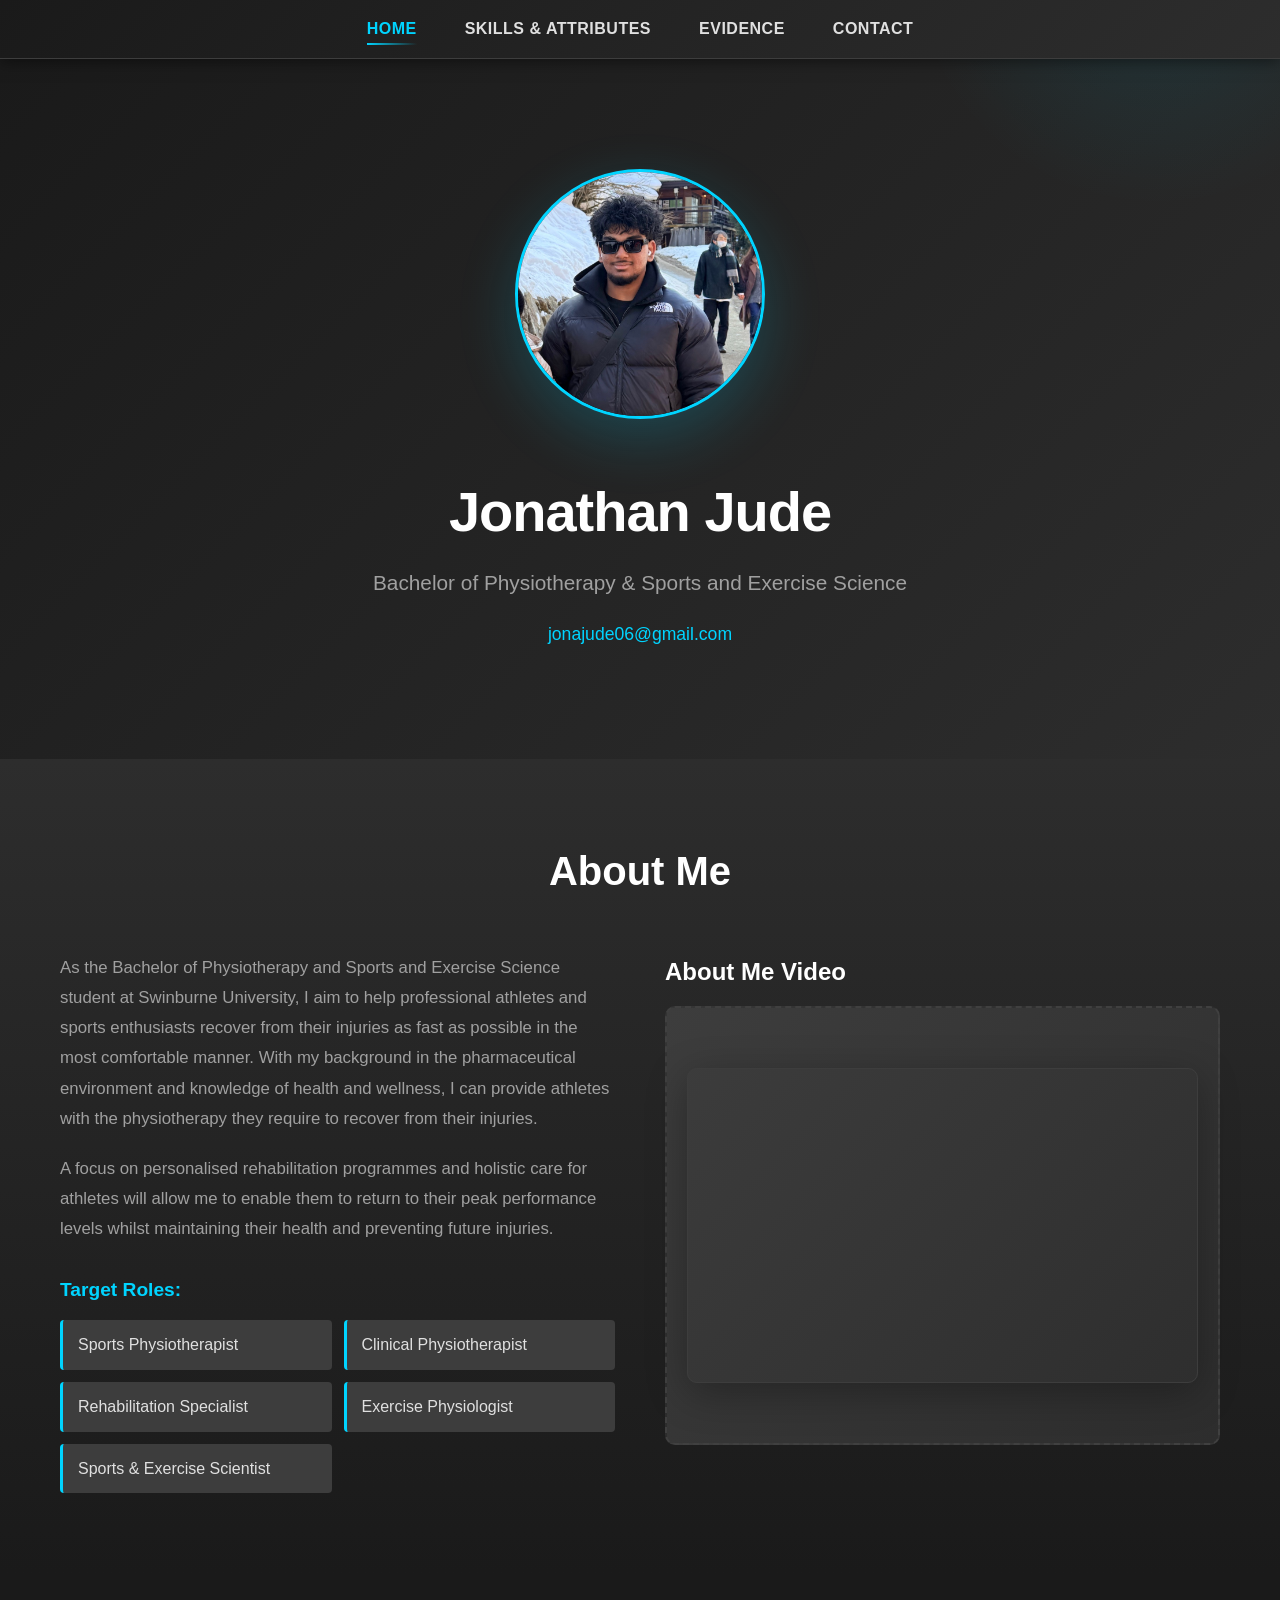
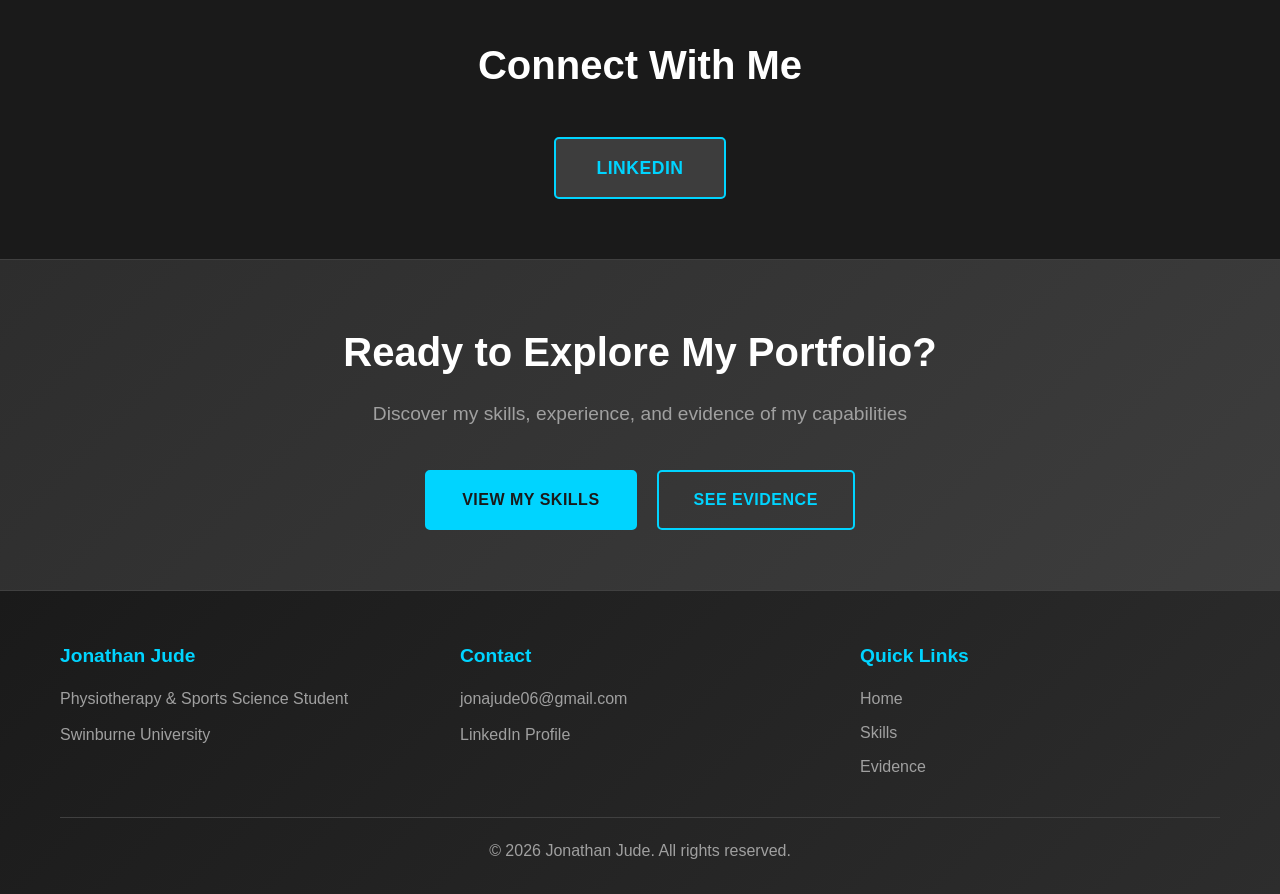
<file: index.html>
<!DOCTYPE html>
<html lang="en">
<head>
    <meta charset="UTF-8">
    <meta name="viewport" content="width=device-width, initial-scale=1.0">
    <title>Jonathan Jude - Physiotherapy & Sports Science Portfolio</title>
    <link rel="stylesheet" href="styles.css">
</head>
<body>
    <!-- Navigation -->
    <nav class="navbar">
        <div class="nav-container">
            <ul class="nav-links">
                <li><a href="index.html" class="active">Home</a></li>
                <li><a href="skills.html">Skills & Attributes</a></li>
                <li><a href="evidence.html">Evidence</a></li>
                <li><a href="#contact">Contact</a></li>
            </ul>
        </div>
    </nav>

    <!-- Hero Section -->
    <section class="hero">
        <div class="hero-content">
            <div class="profile-container">
                <img src="IMG_2992.jpg" alt="Jonathan Jude" class="profile-photo">
            </div>
            <h1>Jonathan Jude</h1>
            <p class="subtitle">Bachelor of Physiotherapy & Sports and Exercise Science</p>
            <p class="email"><a href="mailto:jonajude06@gmail.com">jonajude06@gmail.com</a></p>
        </div>
    </section>

    <!-- About Me Section -->
    <section class="about-me">
        <div class="container">
            <h2>About Me</h2>
            <div class="about-content">
                <div class="about-text">
                    <p>
                        As the Bachelor of Physiotherapy and Sports and Exercise Science student at Swinburne University, I aim to help professional athletes and sports enthusiasts recover from their injuries as fast as possible in the most comfortable manner. With my background in the pharmaceutical environment and knowledge of health and wellness, I can provide athletes with the physiotherapy they require to recover from their injuries.
                    </p>
                    <p>
                        A focus on personalised rehabilitation programmes and holistic care for athletes will allow me to enable them to return to their peak performance levels whilst maintaining their health and preventing future injuries.
                    </p>
                    <h3>Target Roles:</h3>
                    <ul class="roles-list">
                        <li>Sports Physiotherapist</li>
                        <li>Clinical Physiotherapist</li>
                        <li>Rehabilitation Specialist</li>
                        <li>Exercise Physiologist</li>
                        <li>Sports & Exercise Scientist</li>
                    </ul>
                </div>

                <!-- Video Section -->
                <div class="video-container">
                    <h3>About Me Video</h3>
                    <div class="video-placeholder">
                        <iframe width="100%" height="315" src="https://www.youtube.com/embed/UXdoKg_gEPY" frameborder="0" allow="accelerometer; autoplay; clipboard-write; encrypted-media; gyroscope; picture-in-picture" allowfullscreen></iframe>
                    </div>
                </div>
            </div>
        </div>
    </section>

    <!-- Professional Networks -->
    <section class="networks">
        <div class="container">
            <h2>Connect With Me</h2>
            <div class="network-links">
                <a href="https://www.linkedin.com/in/jonathan-jude-8856983b6/" target="_blank" class="network-btn linkedin">
                    <span>LinkedIn</span>
                </a>
            </div>
        </div>
    </section>

    <!-- CTA Section -->
    <section class="cta">
        <div class="container">
            <h2>Ready to Explore My Portfolio?</h2>
            <p>Discover my skills, experience, and evidence of my capabilities</p>
            <div class="cta-buttons">
                <a href="skills.html" class="btn btn-primary">View My Skills</a>
                <a href="evidence.html" class="btn btn-secondary">See Evidence</a>
            </div>
        </div>
    </section>

    <!-- Footer -->
    <footer class="footer" id="contact">
        <div class="container">
            <div class="footer-content">
                <div class="footer-section">
                    <h3>Jonathan Jude</h3>
                    <p>Physiotherapy & Sports Science Student</p>
                    <p>Swinburne University</p>
                </div>
                <div class="footer-section">
                    <h3>Contact</h3>
                    <p><a href="mailto:jonajude06@gmail.com">jonajude06@gmail.com</a></p>
                    <p><a href="https://www.linkedin.com/in/jonathan-jude-8856983b6/" target="_blank">LinkedIn Profile</a></p>
                </div>
                <div class="footer-section">
                    <h3>Quick Links</h3>
                    <ul>
                        <li><a href="index.html">Home</a></li>
                        <li><a href="skills.html">Skills</a></li>
                        <li><a href="evidence.html">Evidence</a></li>
                    </ul>
                </div>
            </div>
            <div class="footer-bottom">
                <p>&copy; 2026 Jonathan Jude. All rights reserved.</p>
            </div>
        </div>
    </footer>

    <script src="script.js"></script>
</body>
</html>
</file>
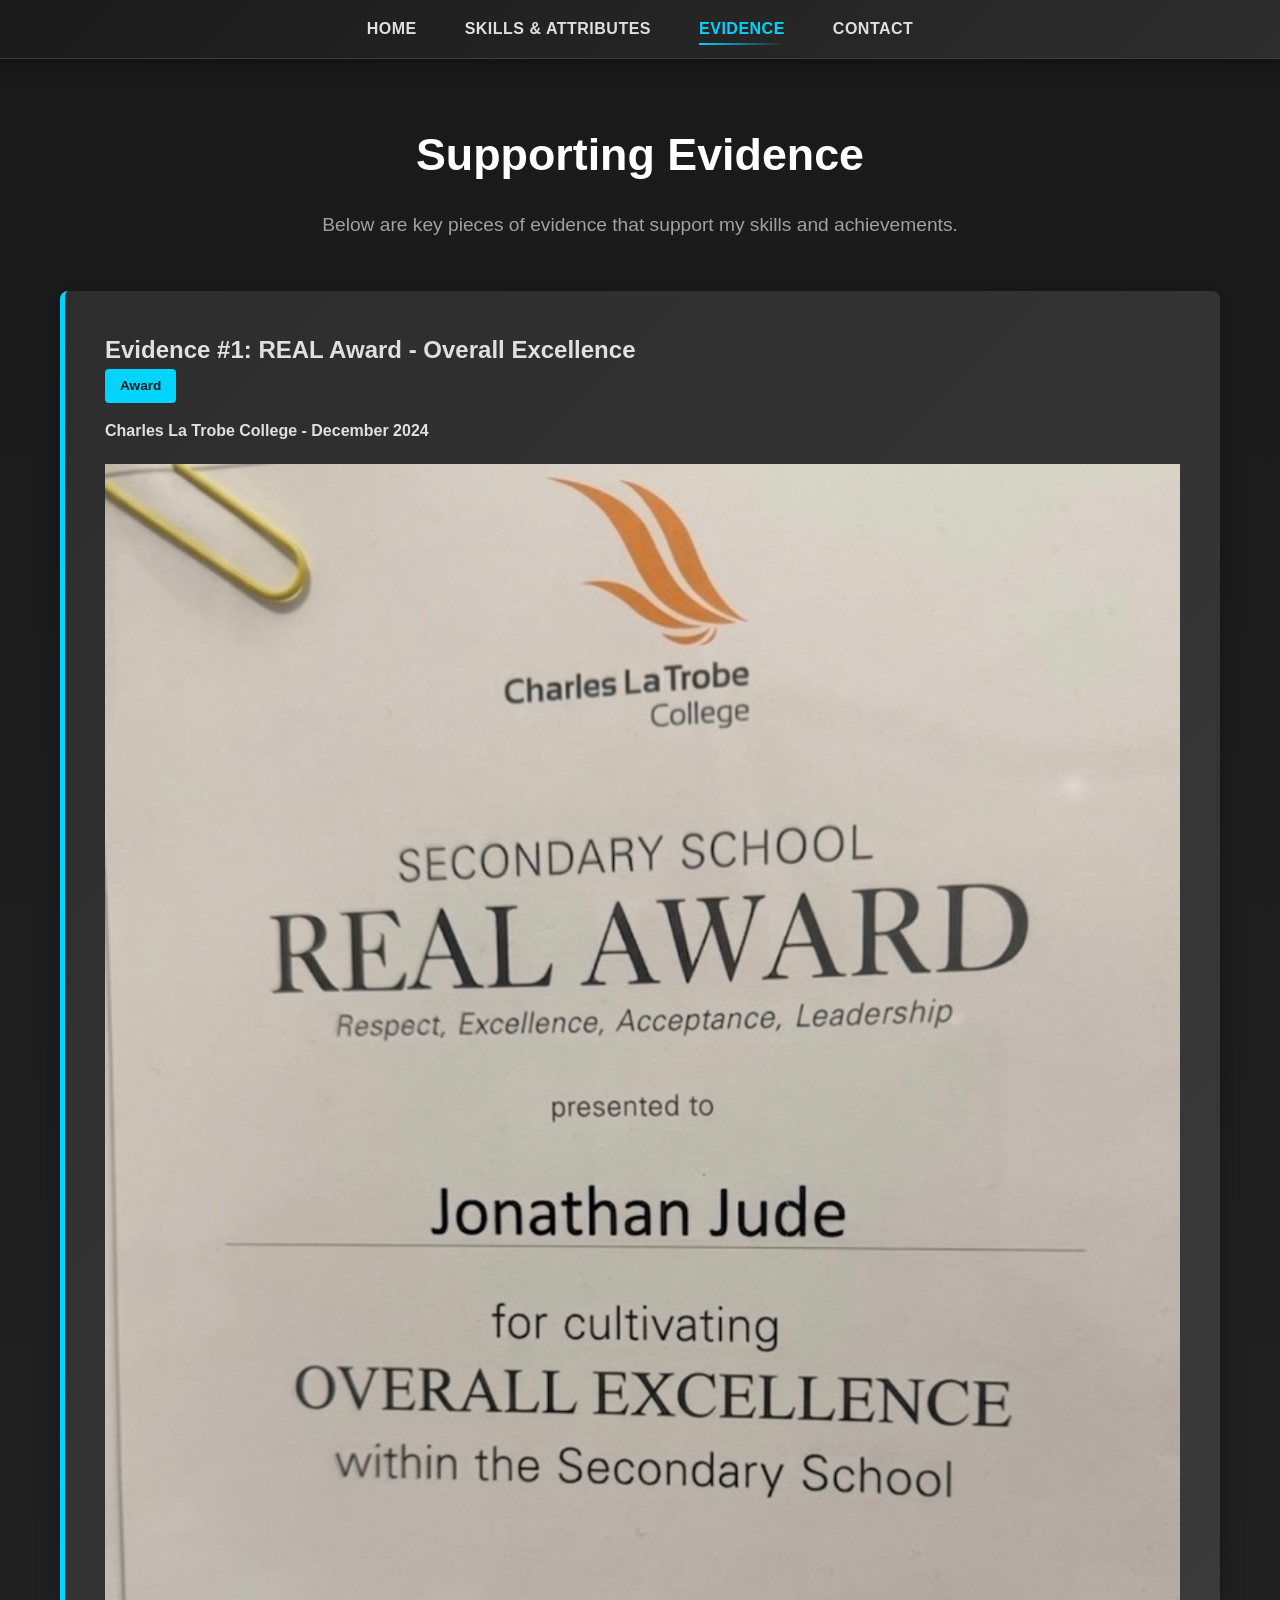
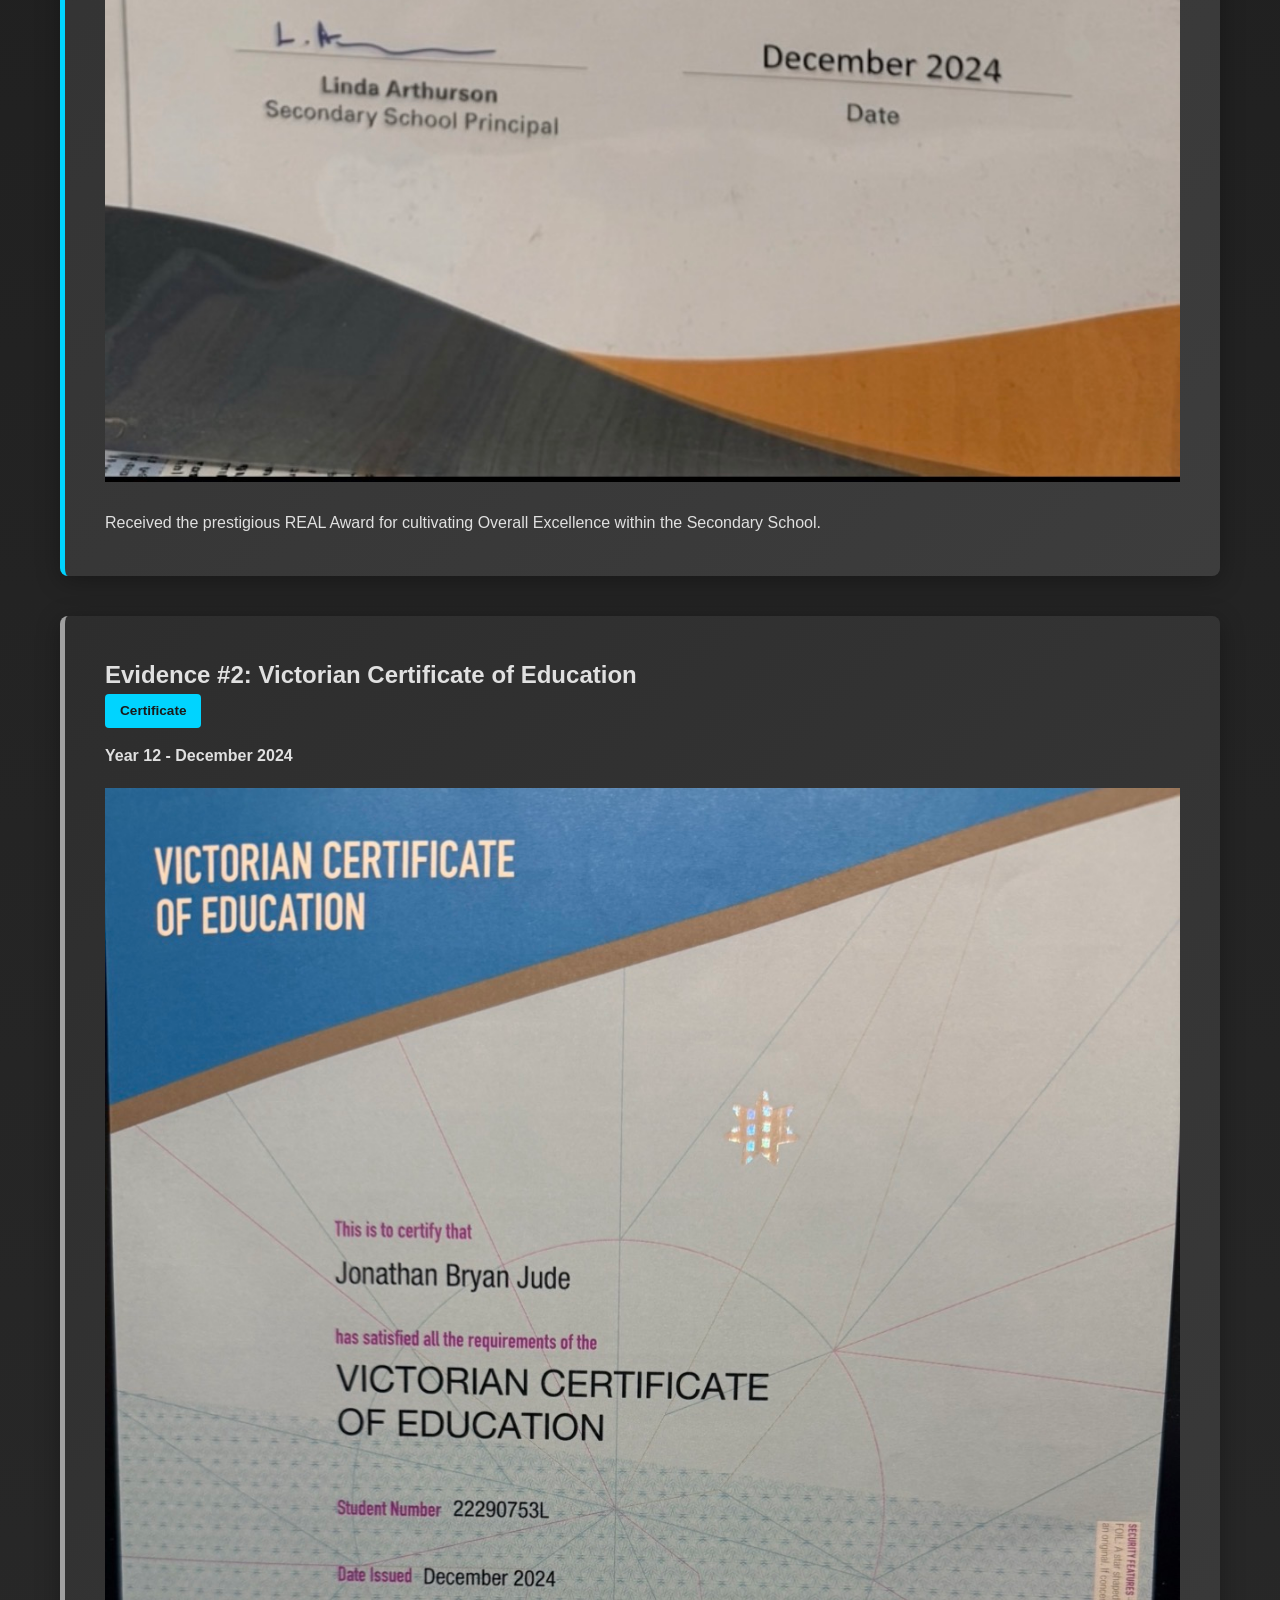
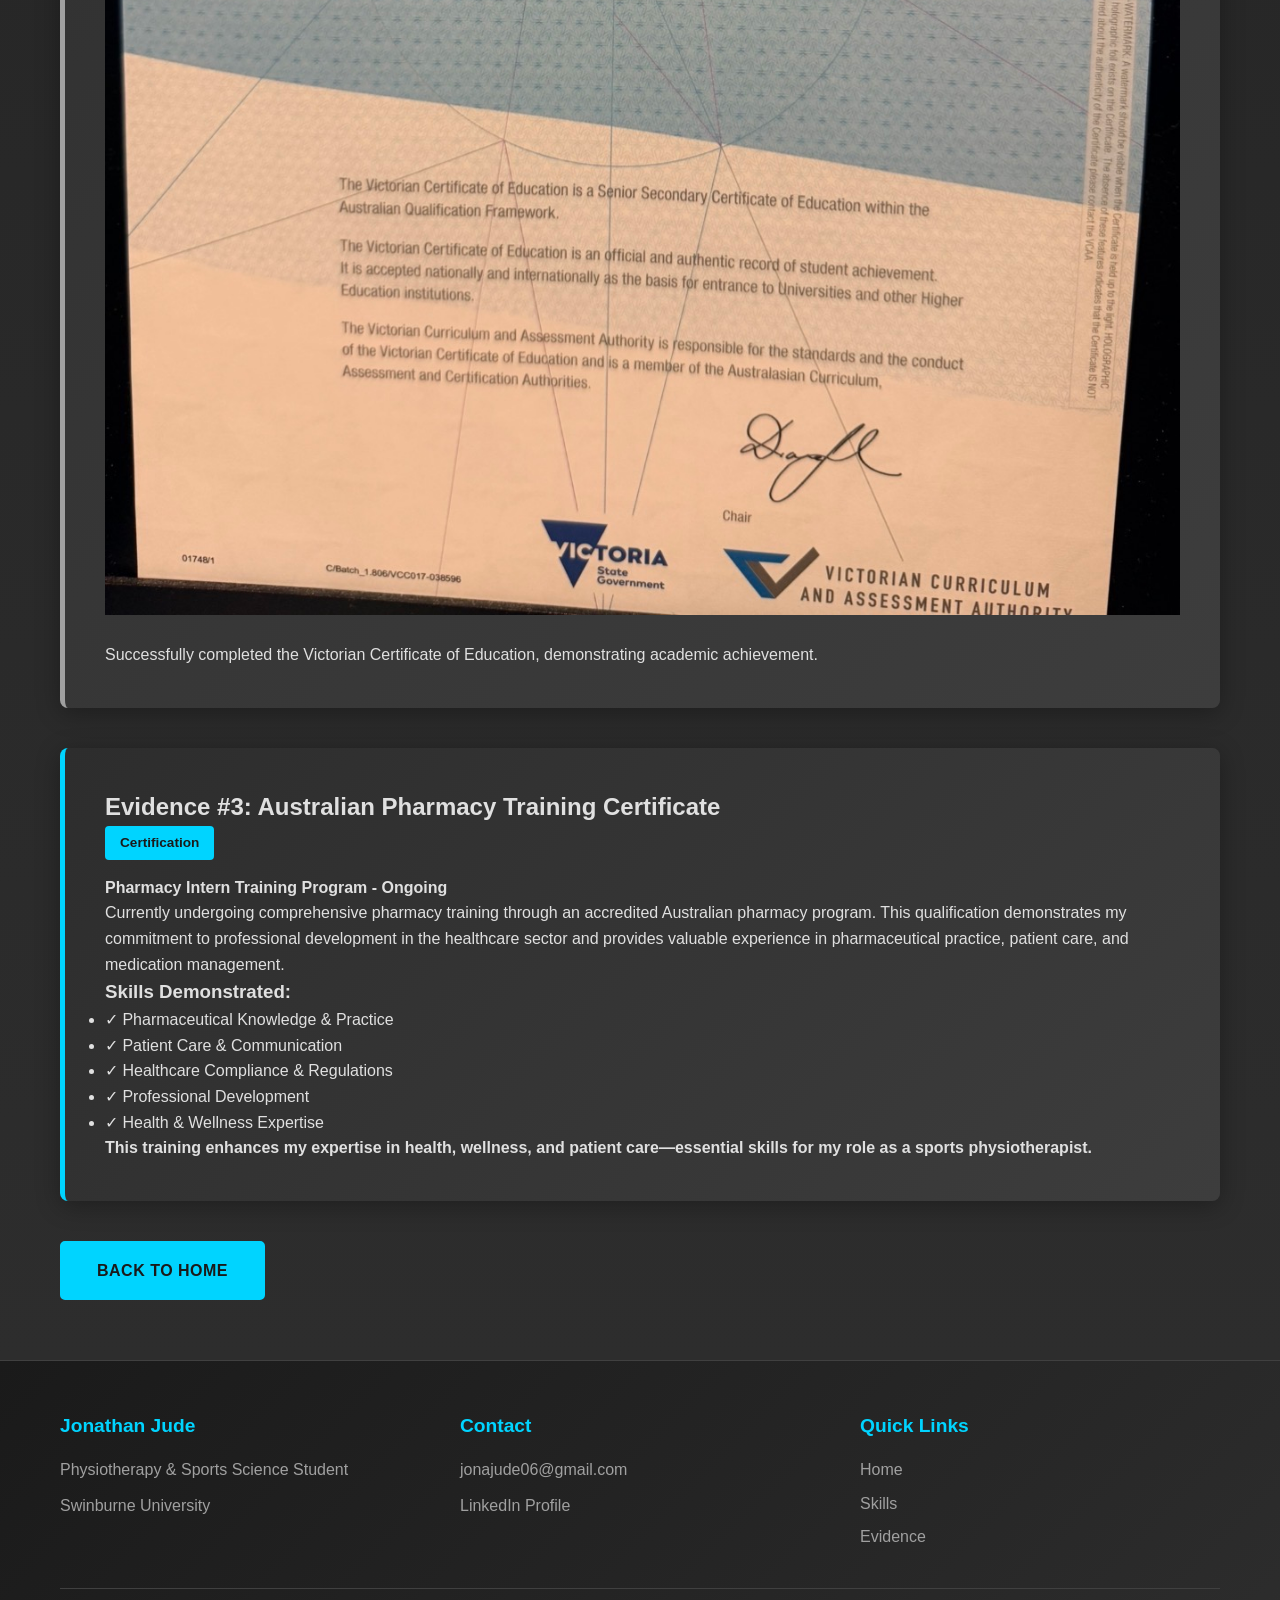
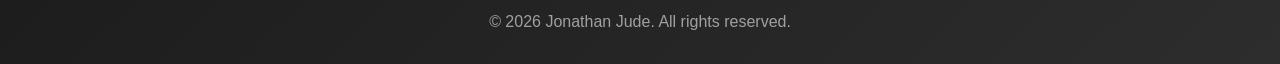
<file: evidence.html>
<!DOCTYPE html>
<html lang="en">
<head>
    <meta charset="UTF-8">
    <meta name="viewport" content="width=device-width, initial-scale=1.0">
    <title>Evidence - Jonathan Jude Portfolio</title>
    <link rel="stylesheet" href="styles.css">
</head>
<body>
    <!-- Navigation -->
    <nav class="navbar">
        <div class="nav-container">
            <ul class="nav-links">
                <li><a href="index.html">Home</a></li>
                <li><a href="skills.html">Skills & Attributes</a></li>
                <li><a href="evidence.html" class="active">Evidence</a></li>
                <li><a href="index.html#contact">Contact</a></li>
            </ul>
        </div>
    </nav>

    <!-- Evidence Section -->
    <section class="evidence-section">
        <div class="container">
            <h1>Supporting Evidence</h1>
            <p class="intro-text">Below are key pieces of evidence that support my skills and achievements.</p>

            <!-- Evidence 1: REAL Award -->
            <div class="evidence-item">
                <h2>Evidence #1: REAL Award - Overall Excellence</h2>
                <div class="evidence-type-badge">Award</div>
                <p><strong>Charles La Trobe College - December 2024</strong></p>
                <img src="IMG_3004.jpg" alt="REAL Award Certificate" style="max-width: 100%; height: auto; margin: 20px 0;">
                <p>Received the prestigious REAL Award for cultivating Overall Excellence within the Secondary School.</p>
            </div>

            <!-- Evidence 2: VCE Certificate -->
            <div class="evidence-item alternate">
                <h2>Evidence #2: Victorian Certificate of Education</h2>
                <div class="evidence-type-badge">Certificate</div>
                <p><strong>Year 12 - December 2024</strong></p>
                <img src="IMG_3005.jpg" alt="VCE Certificate" style="max-width: 100%; height: auto; margin: 20px 0;">
                <p>Successfully completed the Victorian Certificate of Education, demonstrating academic achievement.</p>
            </div>

            <!-- Evidence 3: Pharmacy Training Certificate -->
            <div class="evidence-item">
                <h2>Evidence #3: Australian Pharmacy Training Certificate</h2>
                <div class="evidence-type-badge">Certification</div>
                <p><strong>Pharmacy Intern Training Program - Ongoing</strong></p>
                <p>Currently undergoing comprehensive pharmacy training through an accredited Australian pharmacy program. This qualification demonstrates my commitment to professional development in the healthcare sector and provides valuable experience in pharmaceutical practice, patient care, and medication management.</p>
                <h3>Skills Demonstrated:</h3>
                <ul>
                    <li>✓ Pharmaceutical Knowledge & Practice</li>
                    <li>✓ Patient Care & Communication</li>
                    <li>✓ Healthcare Compliance & Regulations</li>
                    <li>✓ Professional Development</li>
                    <li>✓ Health & Wellness Expertise</li>
                </ul>
                <p><strong>This training enhances my expertise in health, wellness, and patient care—essential skills for my role as a sports physiotherapist.</strong></p>
            </div>

            <a href="index.html" class="btn btn-primary">Back to Home</a>
        </div>
    </section>

    <!-- Footer -->
    <footer class="footer">
        <div class="container">
            <div class="footer-content">
                <div class="footer-section">
                    <h3>Jonathan Jude</h3>
                    <p>Physiotherapy & Sports Science Student</p>
                    <p>Swinburne University</p>
                </div>
                <div class="footer-section">
                    <h3>Contact</h3>
                    <p><a href="mailto:jonajude06@gmail.com">jonajude06@gmail.com</a></p>
                    <p><a href="https://www.linkedin.com/in/jonathan-jude-8856983b6/" target="_blank">LinkedIn Profile</a></p>
                </div>
                <div class="footer-section">
                    <h3>Quick Links</h3>
                    <ul>
                        <li><a href="index.html">Home</a></li>
                        <li><a href="skills.html">Skills</a></li>
                        <li><a href="evidence.html">Evidence</a></li>
                    </ul>
                </div>
            </div>
            <div class="footer-bottom">
                <p>&copy; 2026 Jonathan Jude. All rights reserved.</p>
            </div>
        </div>
    </footer>

    <script src="script.js"></script>
</body>
</html>
</file>
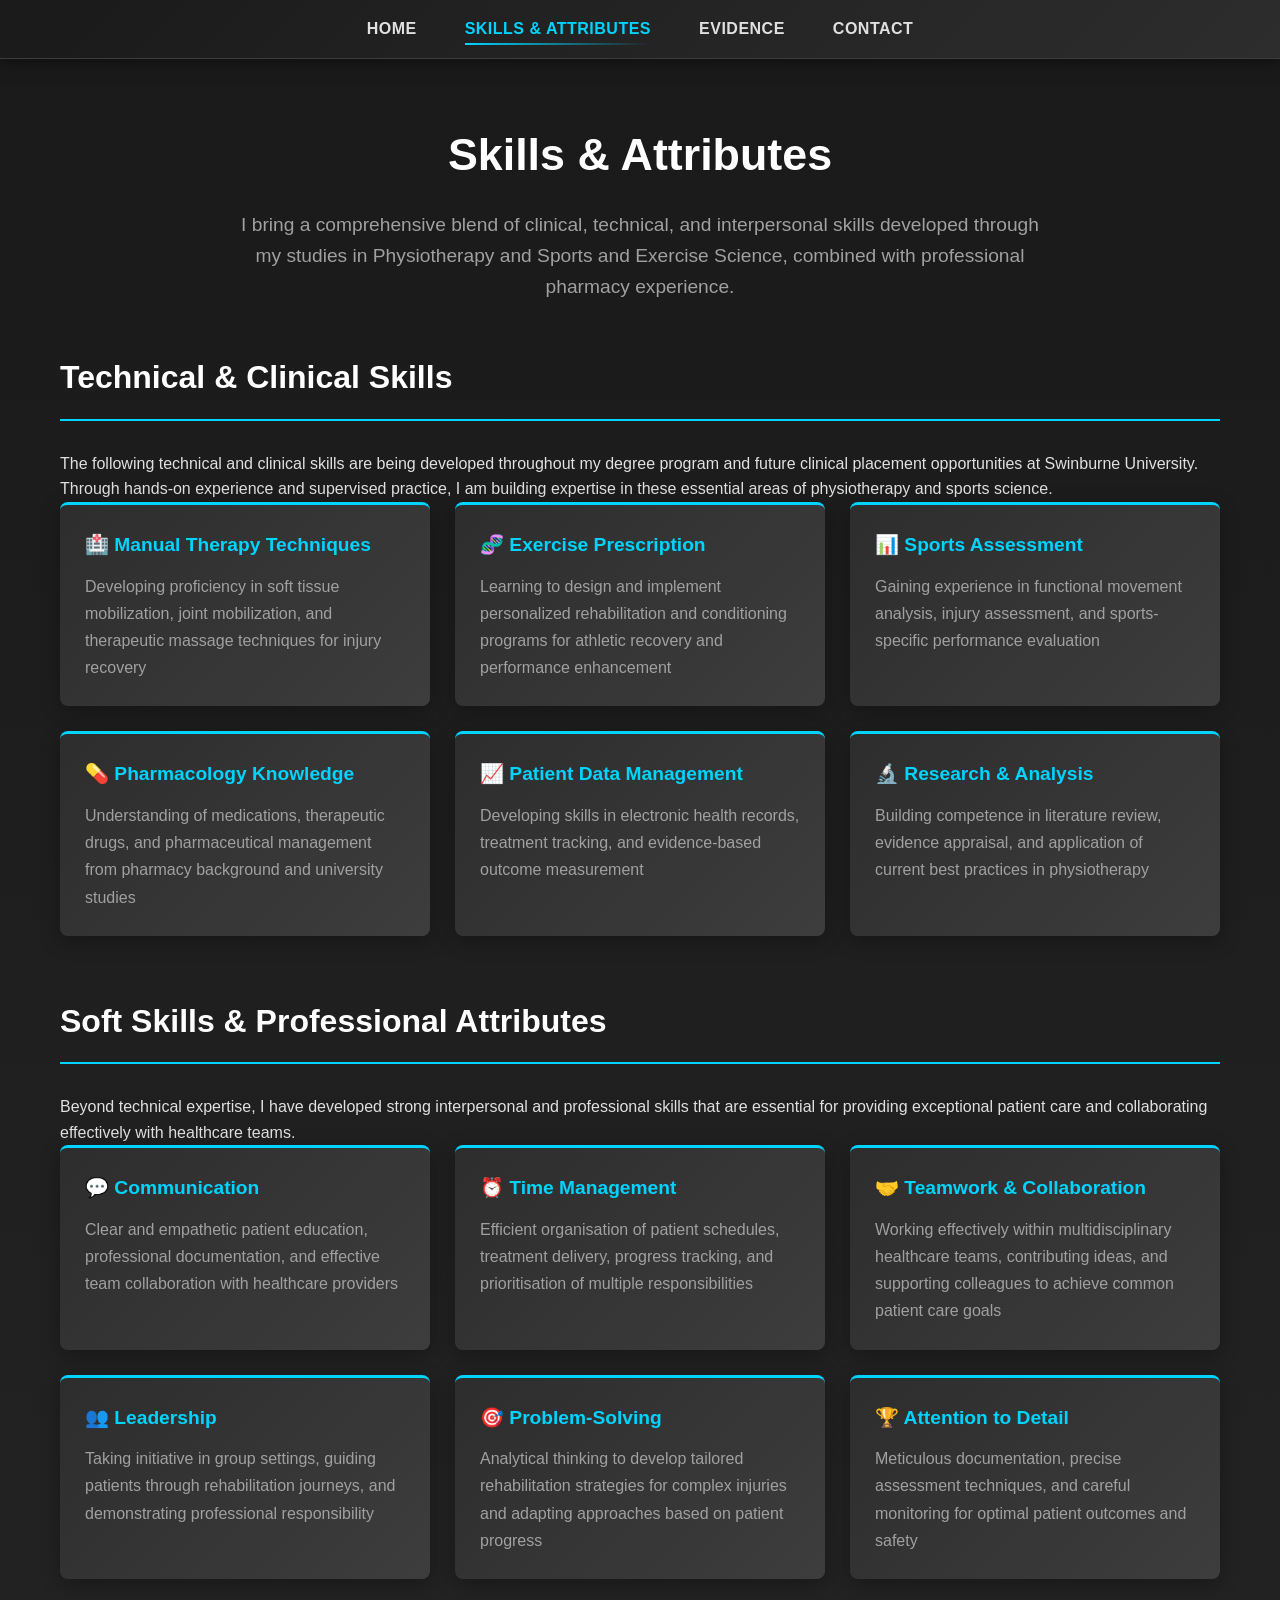
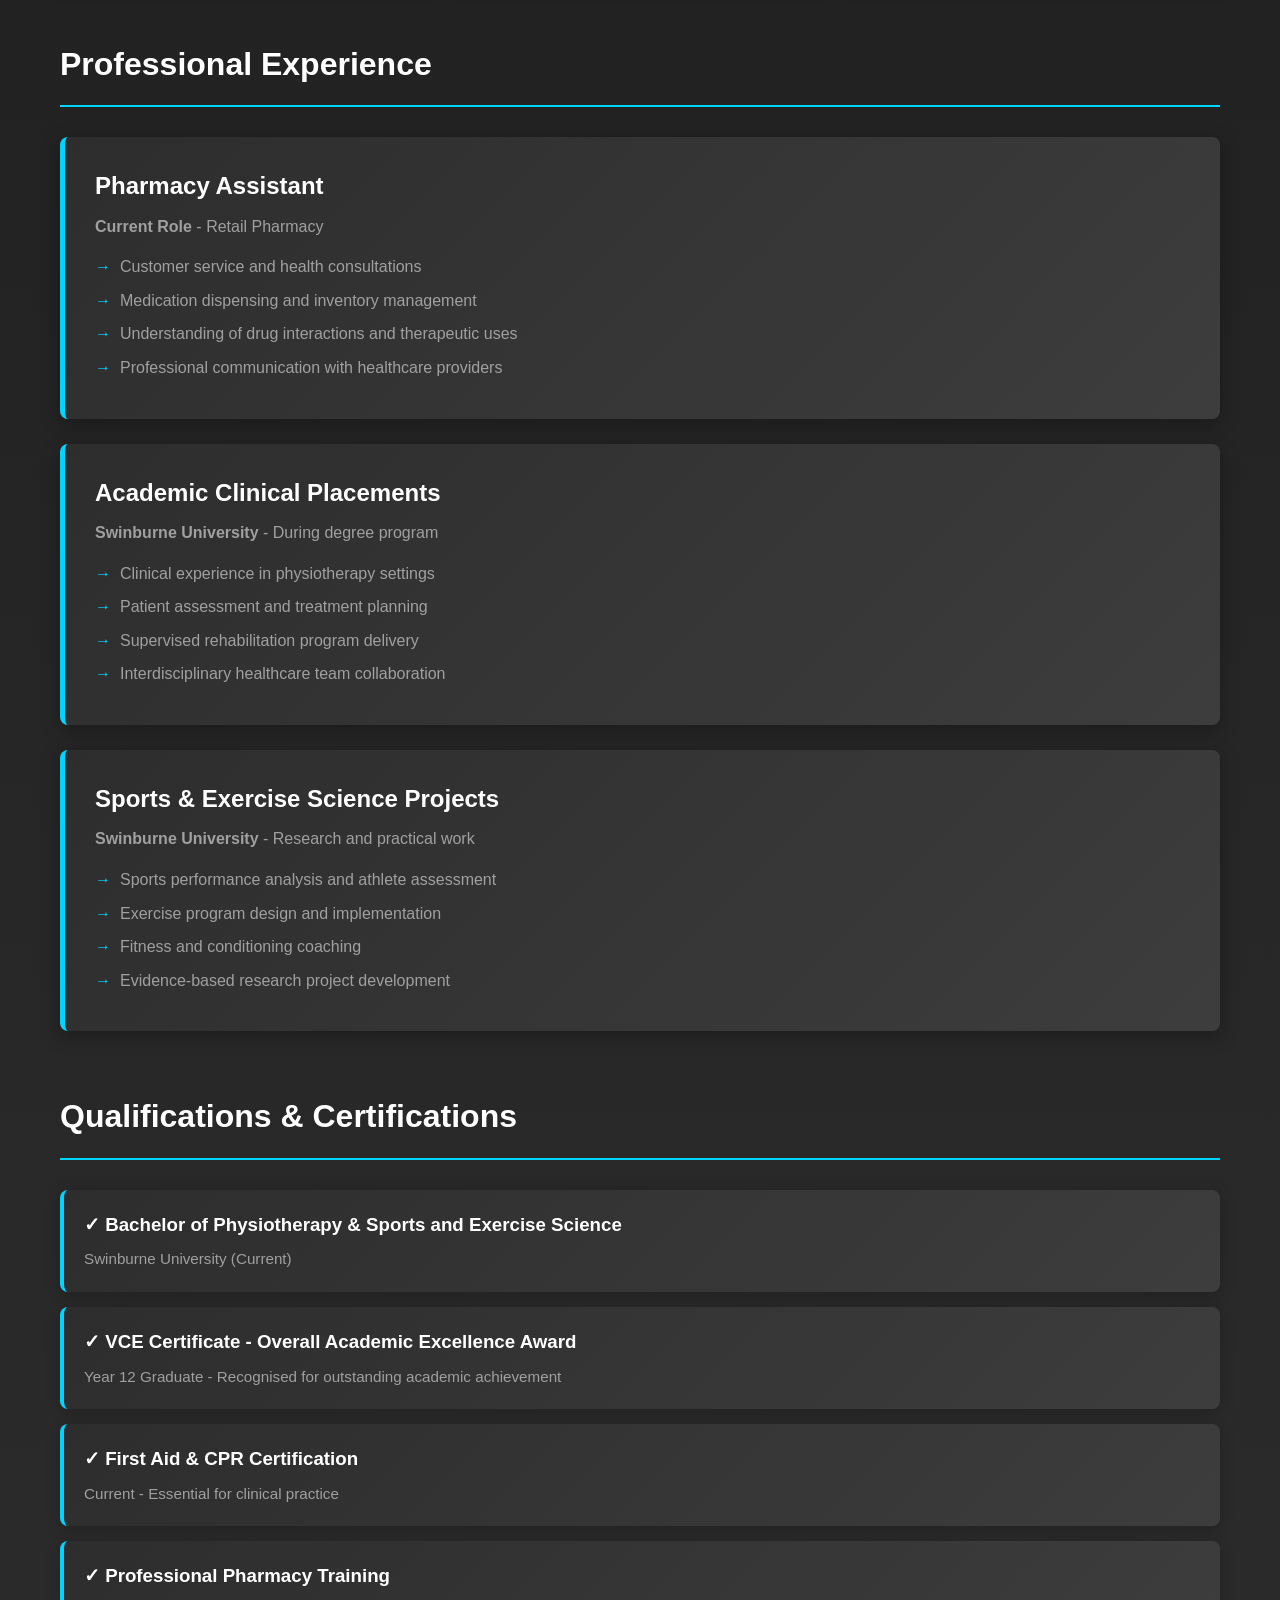
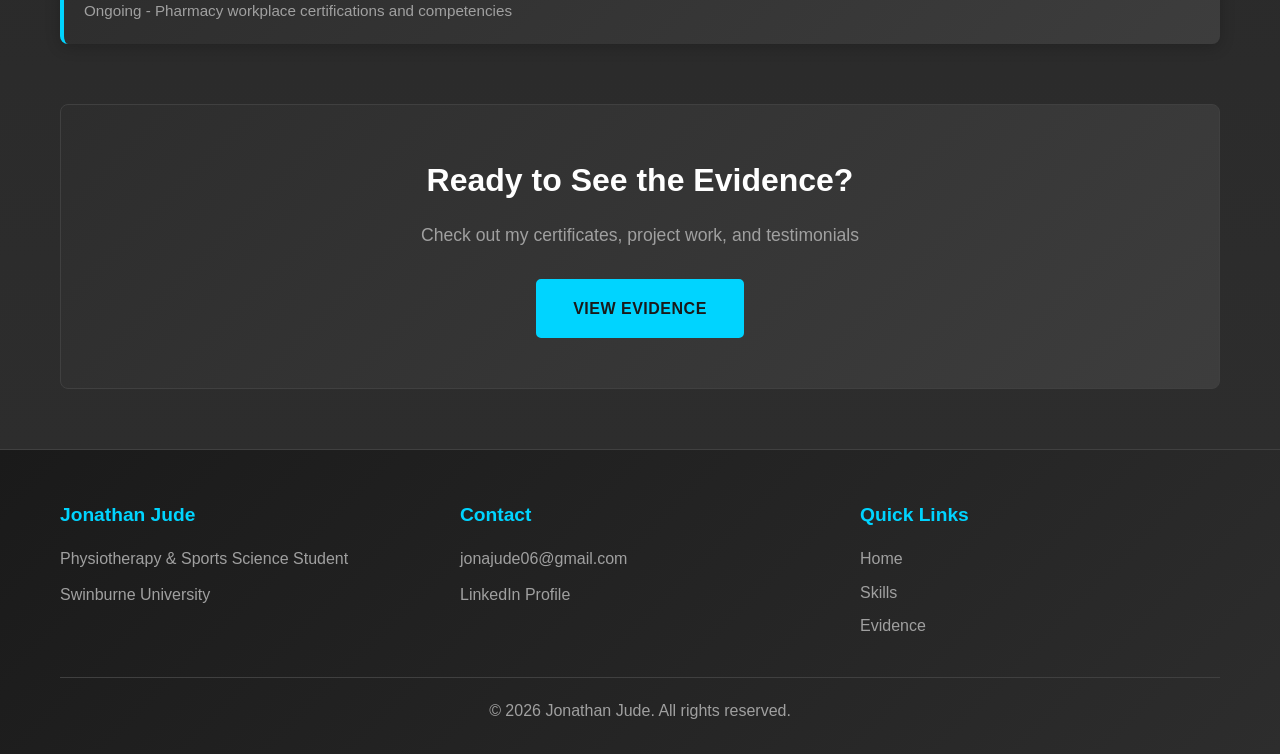
<file: skills.html>
<!DOCTYPE html>
<html lang="en">
<head>
    <meta charset="UTF-8">
    <meta name="viewport" content="width=device-width, initial-scale=1.0">
    <title>Skills & Attributes - Jonathan Jude Portfolio</title>
    <link rel="stylesheet" href="styles.css">
</head>
<body>
    <!-- Navigation -->
    <nav class="navbar">
        <div class="nav-container">
            <ul class="nav-links">
                <li><a href="index.html">Home</a></li>
                <li><a href="skills.html" class="active">Skills & Attributes</a></li>
                <li><a href="evidence.html">Evidence</a></li>
                <li><a href="index.html#contact">Contact</a></li>
            </ul>
        </div>
    </nav>

    <!-- Skills Section -->
    <section class="skills-section">
        <div class="container">
            <h1>Skills & Attributes</h1>
            <p class="intro-text">
                I bring a comprehensive blend of clinical, technical, and interpersonal skills developed through 
                my studies in Physiotherapy and Sports and Exercise Science, combined with professional pharmacy experience.
            </p>

            <!-- Technical Skills -->
            <div class="skill-category">
                <h2>Technical & Clinical Skills</h2>
                <p class="skill-category-intro">
                    The following technical and clinical skills are being developed throughout my degree program and future clinical placement opportunities at Swinburne University. 
                    Through hands-on experience and supervised practice, I am building expertise in these essential areas of physiotherapy and sports science.
                </p>
                <div class="skills-grid">
                    <div class="skill-card">
                        <h3>🏥 Manual Therapy Techniques</h3>
                        <p>Developing proficiency in soft tissue mobilization, joint mobilization, and therapeutic massage techniques for injury recovery</p>
                    </div>
                    <div class="skill-card">
                        <h3>🧬 Exercise Prescription</h3>
                        <p>Learning to design and implement personalized rehabilitation and conditioning programs for athletic recovery and performance enhancement</p>
                    </div>
                    <div class="skill-card">
                        <h3>📊 Sports Assessment</h3>
                        <p>Gaining experience in functional movement analysis, injury assessment, and sports-specific performance evaluation</p>
                    </div>
                    <div class="skill-card">
                        <h3>💊 Pharmacology Knowledge</h3>
                        <p>Understanding of medications, therapeutic drugs, and pharmaceutical management from pharmacy background and university studies</p>
                    </div>
                    <div class="skill-card">
                        <h3>📈 Patient Data Management</h3>
                        <p>Developing skills in electronic health records, treatment tracking, and evidence-based outcome measurement</p>
                    </div>
                    <div class="skill-card">
                        <h3>🔬 Research & Analysis</h3>
                        <p>Building competence in literature review, evidence appraisal, and application of current best practices in physiotherapy</p>
                    </div>
                </div>
            </div>

            <!-- Soft Skills -->
            <div class="skill-category">
                <h2>Soft Skills & Professional Attributes</h2>
                <p class="skill-category-intro">
                    Beyond technical expertise, I have developed strong interpersonal and professional skills that are essential for providing exceptional patient care 
                    and collaborating effectively with healthcare teams.
                </p>
                <div class="skills-grid">
                    <div class="skill-card">
                        <h3>💬 Communication</h3>
                        <p>Clear and empathetic patient education, professional documentation, and effective team collaboration with healthcare providers</p>
                    </div>
                    <div class="skill-card">
                        <h3>⏰ Time Management</h3>
                        <p>Efficient organisation of patient schedules, treatment delivery, progress tracking, and prioritisation of multiple responsibilities</p>
                    </div>
                    <div class="skill-card">
                        <h3>🤝 Teamwork & Collaboration</h3>
                        <p>Working effectively within multidisciplinary healthcare teams, contributing ideas, and supporting colleagues to achieve common patient care goals</p>
                    </div>
                    <div class="skill-card">
                        <h3>👥 Leadership</h3>
                        <p>Taking initiative in group settings, guiding patients through rehabilitation journeys, and demonstrating professional responsibility</p>
                    </div>
                    <div class="skill-card">
                        <h3>🎯 Problem-Solving</h3>
                        <p>Analytical thinking to develop tailored rehabilitation strategies for complex injuries and adapting approaches based on patient progress</p>
                    </div>
                    <div class="skill-card">
                        <h3>🏆 Attention to Detail</h3>
                        <p>Meticulous documentation, precise assessment techniques, and careful monitoring for optimal patient outcomes and safety</p>
                    </div>
                </div>
            </div>

            <!-- Experience -->
            <div class="skill-category">
                <h2>Professional Experience</h2>
                <div class="experience-list">
                    <div class="experience-item">
                        <h3>Pharmacy Assistant</h3>
                        <p><strong>Current Role</strong> - Retail Pharmacy</p>
                        <ul>
                            <li>Customer service and health consultations</li>
                            <li>Medication dispensing and inventory management</li>
                            <li>Understanding of drug interactions and therapeutic uses</li>
                            <li>Professional communication with healthcare providers</li>
                        </ul>
                    </div>
                    <div class="experience-item">
                        <h3>Academic Clinical Placements</h3>
                        <p><strong>Swinburne University</strong> - During degree program</p>
                        <ul>
                            <li>Clinical experience in physiotherapy settings</li>
                            <li>Patient assessment and treatment planning</li>
                            <li>Supervised rehabilitation program delivery</li>
                            <li>Interdisciplinary healthcare team collaboration</li>
                        </ul>
                    </div>
                    <div class="experience-item">
                        <h3>Sports & Exercise Science Projects</h3>
                        <p><strong>Swinburne University</strong> - Research and practical work</p>
                        <ul>
                            <li>Sports performance analysis and athlete assessment</li>
                            <li>Exercise program design and implementation</li>
                            <li>Fitness and conditioning coaching</li>
                            <li>Evidence-based research project development</li>
                        </ul>
                    </div>
                </div>
            </div>

            <!-- Qualifications -->
            <div class="skill-category">
                <h2>Qualifications & Certifications</h2>
                <div class="qualifications-list">
                    <div class="qualification-item">
                        <h3>✓ Bachelor of Physiotherapy & Sports and Exercise Science</h3>
                        <p>Swinburne University (Current)</p>
                    </div>
                    <div class="qualification-item">
                        <h3>✓ VCE Certificate - Overall Academic Excellence Award</h3>
                        <p>Year 12 Graduate - Recognised for outstanding academic achievement</p>
                    </div>
                    <div class="qualification-item">
                        <h3>✓ First Aid & CPR Certification</h3>
                        <p>Current - Essential for clinical practice</p>
                    </div>
                    <div class="qualification-item">
                        <h3>✓ Professional Pharmacy Training</h3>
                        <p>Ongoing - Pharmacy workplace certifications and competencies</p>
                    </div>
                </div>
            </div>

            <!-- CTA -->
            <div class="cta-section">
                <h2>Ready to See the Evidence?</h2>
                <p>Check out my certificates, project work, and testimonials</p>
                <a href="evidence.html" class="btn btn-primary">View Evidence</a>
            </div>
        </div>
    </section>

    <!-- Footer -->
    <footer class="footer">
        <div class="container">
            <div class="footer-content">
                <div class="footer-section">
                    <h3>Jonathan Jude</h3>
                    <p>Physiotherapy & Sports Science Student</p>
                    <p>Swinburne University</p>
                </div>
                <div class="footer-section">
                    <h3>Contact</h3>
                    <p><a href="mailto:jonajude06@gmail.com">jonajude06@gmail.com</a></p>
                    <p><a href="https://www.linkedin.com/in/jonathan-jude-8856983b6/" target="_blank">LinkedIn Profile</a></p>
                </div>
                <div class="footer-section">
                    <h3>Quick Links</h3>
                    <ul>
                        <li><a href="index.html">Home</a></li>
                        <li><a href="skills.html">Skills</a></li>
                        <li><a href="evidence.html">Evidence</a></li>
                    </ul>
                </div>
            </div>
            <div class="footer-bottom">
                <p>&copy; 2026 Jonathan Jude. All rights reserved.</p>
            </div>
        </div>
    </footer>

    <script src="script.js"></script>
</body>
</html>
</file>
<file: styles.css>
/* ===========================
   GENERAL STYLES
   =========================== */
* {
    margin: 0;
    padding: 0;
    box-sizing: border-box;
}

:root {
    --primary-dark: #1a1a1a;
    --secondary-dark: #2d2d2d;
    --tertiary-dark: #3d3d3d;
    --accent-color: #00d4ff;
    --text-light: #e0e0e0;
    --text-grey: #a0a0a0;
    --white: #ffffff;
    --border-color: #404040;
}

html {
    scroll-behavior: smooth;
}

body {
    font-family: 'Segoe UI', 'Helvetica Neue', Arial, sans-serif;
    line-height: 1.6;
    color: var(--text-light);
    background-color: var(--primary-dark);
}

.container {
    max-width: 1200px;
    margin: 0 auto;
    padding: 0 20px;
}

/* ===========================
   NAVIGATION
   =========================== */
.navbar {
    background: linear-gradient(135deg, var(--primary-dark) 0%, var(--secondary-dark) 100%);
    padding: 1rem 0;
    position: sticky;
    top: 0;
    z-index: 1000;
    box-shadow: 0 2px 15px rgba(0, 0, 0, 0.5);
    border-bottom: 1px solid var(--tertiary-dark);
}

.nav-container {
    max-width: 1200px;
    margin: 0 auto;
    padding: 0 20px;
    display: flex;
    justify-content: center;
    align-items: center;
}

.nav-links {
    display: flex;
    list-style: none;
    gap: 3rem;
}

.nav-links a {
    color: var(--text-light);
    text-decoration: none;
    font-weight: 600;
    transition: all 0.3s ease;
    position: relative;
    font-size: 1rem;
    text-transform: uppercase;
    letter-spacing: 0.5px;
}

.nav-links a:hover,
.nav-links a.active {
    color: var(--accent-color);
}

.nav-links a.active::after {
    content: '';
    position: absolute;
    bottom: -8px;
    left: 0;
    right: 0;
    height: 2px;
    background: linear-gradient(90deg, var(--accent-color), transparent);
}

/* ===========================
   HERO SECTION
   =========================== */
.hero {
    background: linear-gradient(135deg, var(--primary-dark) 0%, var(--secondary-dark) 100%);
    color: var(--text-light);
    padding: 100px 20px;
    text-align: center;
    min-height: 700px;
    display: flex;
    align-items: center;
    justify-content: center;
    position: relative;
    overflow: hidden;
}

.hero::before {
    content: '';
    position: absolute;
    top: -50%;
    right: -10%;
    width: 500px;
    height: 500px;
    background: radial-gradient(circle, rgba(0, 212, 255, 0.1) 0%, transparent 70%);
    border-radius: 50%;
}

.hero-content {
    max-width: 600px;
    position: relative;
    z-index: 1;
}

.profile-container {
    margin-bottom: 40px;
}

.profile-photo {
    width: 250px;
    height: 250px;
    border-radius: 50%;
    border: 3px solid var(--accent-color);
    box-shadow: 0 20px 60px rgba(0, 212, 255, 0.2);
    object-fit: cover;
    transition: all 0.3s ease;
}

.profile-photo:hover {
    box-shadow: 0 20px 80px rgba(0, 212, 255, 0.4);
    transform: scale(1.02);
}

.hero h1 {
    font-size: 3.5rem;
    margin-bottom: 10px;
    font-weight: 700;
    color: var(--white);
    letter-spacing: -1px;
}

.subtitle {
    font-size: 1.3rem;
    margin-bottom: 20px;
    font-weight: 300;
    color: var(--text-grey);
}

.email a {
    color: var(--accent-color);
    text-decoration: none;
    font-size: 1.1rem;
    font-weight: 500;
    transition: all 0.3s ease;
}

.email a:hover {
    text-decoration: underline;
    color: var(--white);
}

/* ===========================
   ABOUT ME SECTION
   =========================== */
.about-me {
    padding: 80px 20px;
    background: linear-gradient(180deg, var(--secondary-dark) 0%, var(--primary-dark) 100%);
}

.about-me h2 {
    font-size: 2.5rem;
    color: var(--white);
    margin-bottom: 50px;
    text-align: center;
}

.about-content {
    display: grid;
    grid-template-columns: 1fr 1fr;
    gap: 50px;
    align-items: start;
}

.about-text p {
    font-size: 1.05rem;
    color: var(--text-grey);
    margin-bottom: 20px;
    line-height: 1.8;
}

.about-text h3 {
    color: var(--accent-color);
    margin-top: 30px;
    margin-bottom: 15px;
    font-size: 1.2rem;
}

.roles-list {
    list-style: none;
    display: grid;
    grid-template-columns: 1fr 1fr;
    gap: 12px;
}

.roles-list li {
    background-color: var(--tertiary-dark);
    padding: 12px 15px;
    border-left: 3px solid var(--accent-color);
    border-radius: 4px;
    font-weight: 500;
    color: var(--text-light);
}

/* Video Container */
.video-container h3 {
    font-size: 1.5rem;
    color: var(--white);
    margin-bottom: 15px;
}

.video-placeholder {
    background: linear-gradient(135deg, var(--tertiary-dark) 0%, var(--secondary-dark) 100%);
    border-radius: 10px;
    padding: 60px 20px;
    text-align: center;
    min-height: 315px;
    display: flex;
    flex-direction: column;
    align-items: center;
    justify-content: center;
    border: 2px dashed var(--border-color);
    color: var(--text-grey);
    font-size: 1.2rem;
}

iframe {
    border-radius: 10px;
    box-shadow: 0 10px 40px rgba(0, 0, 0, 0.3);
    border: 1px solid var(--tertiary-dark);
}

/* ===========================
   NETWORKS SECTION
   =========================== */
.networks {
    padding: 60px 20px;
    background-color: var(--primary-dark);
}

.networks h2 {
    font-size: 2.5rem;
    color: var(--white);
    margin-bottom: 40px;
    text-align: center;
}

.network-links {
    display: flex;
    gap: 20px;
    justify-content: center;
    flex-wrap: wrap;
}

.network-btn {
    padding: 15px 40px;
    border-radius: 5px;
    text-decoration: none;
    font-weight: 600;
    font-size: 1.1rem;
    transition: all 0.3s ease;
    border: 2px solid;
    text-transform: uppercase;
    letter-spacing: 0.5px;
}

.network-btn.linkedin {
    background-color: var(--tertiary-dark);
    color: var(--accent-color);
    border-color: var(--accent-color);
}

.network-btn.linkedin:hover {
    background-color: var(--accent-color);
    color: var(--primary-dark);
    transform: translateY(-3px);
    box-shadow: 0 10px 30px rgba(0, 212, 255, 0.2);
}

.network-btn.github {
    background-color: var(--tertiary-dark);
    color: var(--accent-color);
    border-color: var(--accent-color);
}

.network-btn.github:hover {
    background-color: var(--accent-color);
    color: var(--primary-dark);
    transform: translateY(-3px);
    box-shadow: 0 10px 30px rgba(0, 212, 255, 0.2);
}

/* ===========================
   CTA SECTION
   =========================== */
.cta {
    background: linear-gradient(135deg, var(--secondary-dark) 0%, var(--tertiary-dark) 100%);
    color: var(--text-light);
    padding: 60px 20px;
    text-align: center;
    border-top: 1px solid var(--border-color);
}

.cta h2 {
    font-size: 2.5rem;
    margin-bottom: 15px;
    color: var(--white);
}

.cta p {
    font-size: 1.2rem;
    margin-bottom: 40px;
    color: var(--text-grey);
}

.cta-buttons {
    display: flex;
    gap: 20px;
    justify-content: center;
    flex-wrap: wrap;
}

/* ===========================
   BUTTONS
   =========================== */
.btn {
    padding: 15px 35px;
    border-radius: 5px;
    text-decoration: none;
    font-weight: 600;
    font-size: 1rem;
    transition: all 0.3s ease;
    display: inline-block;
    cursor: pointer;
    border: 2px solid;
    text-transform: uppercase;
    letter-spacing: 0.5px;
}

.btn-primary {
    background-color: var(--accent-color);
    color: var(--primary-dark);
    border-color: var(--accent-color);
}

.btn-primary:hover {
    background-color: transparent;
    color: var(--accent-color);
    transform: translateY(-2px);
    box-shadow: 0 10px 30px rgba(0, 212, 255, 0.2);
}

.btn-secondary {
    background-color: transparent;
    color: var(--accent-color);
    border-color: var(--accent-color);
}

.btn-secondary:hover {
    background-color: var(--accent-color);
    color: var(--primary-dark);
    transform: translateY(-2px);
    box-shadow: 0 10px 30px rgba(0, 212, 255, 0.2);
}

/* ===========================
   SKILLS PAGE
   =========================== */
.skills-section {
    padding: 60px 20px;
    background: linear-gradient(180deg, var(--primary-dark) 0%, var(--secondary-dark) 100%);
    min-height: calc(100vh - 200px);
}

.skills-section h1 {
    font-size: 2.8rem;
    color: var(--white);
    margin-bottom: 20px;
    text-align: center;
}

.intro-text {
    font-size: 1.2rem;
    color: var(--text-grey);
    text-align: center;
    margin-bottom: 50px;
    max-width: 800px;
    margin-left: auto;
    margin-right: auto;
}

.skill-category {
    margin-bottom: 60px;
}

.skill-category h2 {
    font-size: 2rem;
    color: var(--white);
    margin-bottom: 30px;
    padding-bottom: 15px;
    border-bottom: 2px solid var(--accent-color);
}

.skills-grid {
    display: grid;
    grid-template-columns: repeat(auto-fit, minmax(300px, 1fr));
    gap: 25px;
}

.skill-card {
    background: linear-gradient(135deg, var(--secondary-dark) 0%, var(--tertiary-dark) 100%);
    padding: 25px;
    border-radius: 8px;
    box-shadow: 0 5px 20px rgba(0, 0, 0, 0.3);
    transition: all 0.3s ease;
    border-top: 3px solid var(--accent-color);
}

.skill-card:hover {
    transform: translateY(-5px);
    box-shadow: 0 15px 40px rgba(0, 212, 255, 0.15);
    background: linear-gradient(135deg, var(--tertiary-dark) 0%, var(--secondary-dark) 100%);
}

.skill-card h3 {
    color: var(--accent-color);
    margin-bottom: 12px;
    font-size: 1.2rem;
}

.skill-card p {
    color: var(--text-grey);
    line-height: 1.7;
}

.experience-list {
    display: grid;
    gap: 25px;
}

.experience-item {
    background: linear-gradient(135deg, var(--secondary-dark) 0%, var(--tertiary-dark) 100%);
    padding: 30px;
    border-radius: 8px;
    box-shadow: 0 5px 20px rgba(0, 0, 0, 0.3);
    border-left: 5px solid var(--accent-color);
}

.experience-item h3 {
    color: var(--white);
    font-size: 1.5rem;
    margin-bottom: 8px;
}

.experience-item p {
    color: var(--text-grey);
    margin-bottom: 15px;
    font-weight: 500;
}

.experience-item ul {
    list-style: none;
    margin-left: 0;
}

.experience-item li {
    padding-left: 25px;
    position: relative;
    color: var(--text-grey);
    margin-bottom: 8px;
}

.experience-item li:before {
    content: "→";
    position: absolute;
    left: 0;
    color: var(--accent-color);
    font-weight: bold;
}

.qualifications-list {
    display: grid;
    gap: 15px;
}

.qualification-item {
    background: linear-gradient(135deg, var(--secondary-dark) 0%, var(--tertiary-dark) 100%);
    padding: 20px;
    border-radius: 8px;
    border-left: 4px solid var(--accent-color);
    box-shadow: 0 3px 15px rgba(0, 0, 0, 0.2);
}

.qualification-item h3 {
    color: var(--white);
    margin-bottom: 8px;
}

.qualification-item p {
    color: var(--text-grey);
    font-size: 0.95rem;
}

.cta-section {
    background: linear-gradient(135deg, var(--secondary-dark) 0%, var(--tertiary-dark) 100%);
    color: var(--text-light);
    padding: 50px 30px;
    border-radius: 8px;
    margin-top: 60px;
    text-align: center;
    border: 1px solid var(--border-color);
}

.cta-section h2 {
    font-size: 2rem;
    margin-bottom: 15px;
    color: var(--white);
}

.cta-section p {
    font-size: 1.1rem;
    margin-bottom: 30px;
    color: var(--text-grey);
}

/* ===========================
   EVIDENCE PAGE
   =========================== */
.evidence-section {
    padding: 60px 20px;
    background: linear-gradient(180deg, var(--primary-dark) 0%, var(--secondary-dark) 100%);
    min-height: calc(100vh - 200px);
}

.evidence-section h1 {
    font-size: 2.8rem;
    color: var(--white);
    margin-bottom: 20px;
    text-align: center;
}

.evidence-item {
    background: linear-gradient(135deg, var(--secondary-dark) 0%, var(--tertiary-dark) 100%);
    padding: 40px;
    border-radius: 8px;
    box-shadow: 0 5px 25px rgba(0, 0, 0, 0.3);
    margin-bottom: 40px;
    border-left: 5px solid var(--accent-color);
}

.evidence-item.alternate {
    border-left: 5px solid var(--text-grey);
}

.evidence-content h2 {
    color: var(--white);
    font-size: 1.8rem;
    margin-bottom: 15px;
}

.evidence-type-badge {
    display: inline-block;
    background-color: var(--accent-color);
    color: var(--primary-dark);
    padding: 6px 15px;
    border-radius: 4px;
    font-size: 0.85rem;
    font-weight: 600;
    margin-bottom: 15px;
}

.evidence-content p {
    color: var(--text-grey);
    line-height: 1.8;
    margin-bottom: 15px;
}

.evidence-content ul {
    list-style: none;
    margin-left: 0;
    margin-bottom: 20px;
}

.evidence-content li {
    padding-left: 25px;
    position: relative;
    color: var(--text-grey);
    margin-bottom: 10px;
}

.evidence-content li:before {
    content: "✓";
    position: absolute;
    left: 0;
    color: var(--accent-color);
    font-weight: bold;
    font-size: 1.2rem;
}

.project-details {
    background-color: var(--primary-dark);
    padding: 20px;
    border-radius: 6px;
    margin: 20px 0;
    border: 1px solid var(--border-color);
}

.project-details li {
    margin-bottom: 12px;
    padding-left: 30px;
    position: relative;
}

.project-details li:before {
    content: "📌";
    position: absolute;
    left: 0;
}

.testimonial {
    background-color: var(--primary-dark);
    padding: 25px;
    border-left: 4px solid var(--accent-color);
    border-radius: 6px;
    margin: 20px 0;
    border: 1px solid var(--border-color);
}

.testimonial p {
    color: var(--text-grey);
    margin-bottom: 15px;
    font-size: 1.05rem;
    font-style: italic;
}

.testimonial footer {
    color: var(--text-light);
    font-style: normal;
    font-weight: 500;
}

.evidence-image-placeholder {
    background: linear-gradient(135deg, var(--tertiary-dark) 0%, var(--secondary-dark) 100%);
    padding: 80px 20px;
    border-radius: 8px;
    text-align: center;
    color: var(--text-grey);
    margin-top: 20px;
    border: 2px dashed var(--border-color);
}

.evidence-summary {
    background: linear-gradient(135deg, var(--secondary-dark) 0%, var(--tertiary-dark) 100%);
    color: var(--text-light);
    padding: 40px;
    border-radius: 8px;
    text-align: center;
    margin-top: 60px;
    border: 1px solid var(--border-color);
}

.evidence-summary h2 {
    font-size: 2rem;
    margin-bottom: 20px;
    color: var(--white);
}

.evidence-summary p {
    font-size: 1.1rem;
    margin-bottom: 30px;
    line-height: 1.8;
    color: var(--text-grey);
}

/* ===========================
   FOOTER
   =========================== */
.footer {
    background: linear-gradient(135deg, var(--primary-dark) 0%, var(--secondary-dark) 100%);
    color: var(--text-light);
    padding: 50px 20px 30px;
    border-top: 1px solid var(--border-color);
}

.footer-content {
    display: grid;
    grid-template-columns: repeat(auto-fit, minmax(250px, 1fr));
    gap: 40px;
    margin-bottom: 30px;
}

.footer-section h3 {
    color: var(--accent-color);
    margin-bottom: 15px;
    font-size: 1.2rem;
}

.footer-section p {
    color: var(--text-grey);
    margin-bottom: 10px;
    line-height: 1.6;
}

.footer-section a {
    color: var(--text-grey);
    text-decoration: none;
    transition: all 0.3s ease;
}

.footer-section a:hover {
    color: var(--accent-color);
}

.footer-section ul {
    list-style: none;
}

.footer-section li {
    margin-bottom: 8px;
}

.footer-bottom {
    border-top: 1px solid var(--border-color);
    padding-top: 20px;
    text-align: center;
    color: var(--text-grey);
}

/* ===========================
   RESPONSIVE DESIGN
   =========================== */
@media (max-width: 768px) {
    .nav-links {
        gap: 1.5rem;
        font-size: 0.9rem;
    }

    .hero h1 {
        font-size: 2.5rem;
    }

    .subtitle {
        font-size: 1.1rem;
    }

    .profile-photo {
        width: 180px;
        height: 180px;
    }

    .about-content {
        grid-template-columns: 1fr;
    }

    .roles-list {
        grid-template-columns: 1fr;
    }

    .skills-grid {
        grid-template-columns: 1fr;
    }

    .hero {
        padding: 60px 20px;
        min-height: auto;
    }

    .about-me,
    .skills-section,
    .evidence-section {
        padding: 40px 20px;
    }

    .skill-category h2,
    .evidence-section h1,
    .skills-section h1 {
        font-size: 1.8rem;
    }

    .cta-buttons {
        flex-direction: column;
    }

    .btn {
        width: 100%;
    }

    .footer-content {
        grid-template-columns: 1fr;
        gap: 25px;
    }

    .evidence-item {
        padding: 25px;
    }
}

@media (max-width: 480px) {
    .nav-links {
        gap: 0.8rem;
        font-size: 0.75rem;
    }

    .hero h1 {
        font-size: 2rem;
    }

    .profile-photo {
        width: 150px;
        height: 150px;
    }

    .subtitle {
        font-size: 0.95rem;
    }

    .container {
        padding: 0 15px;
    }

    .about-text h2 {
        font-size: 1.8rem;
    }

    .intro-text {
        font-size: 1rem;
    }
}
</file>
